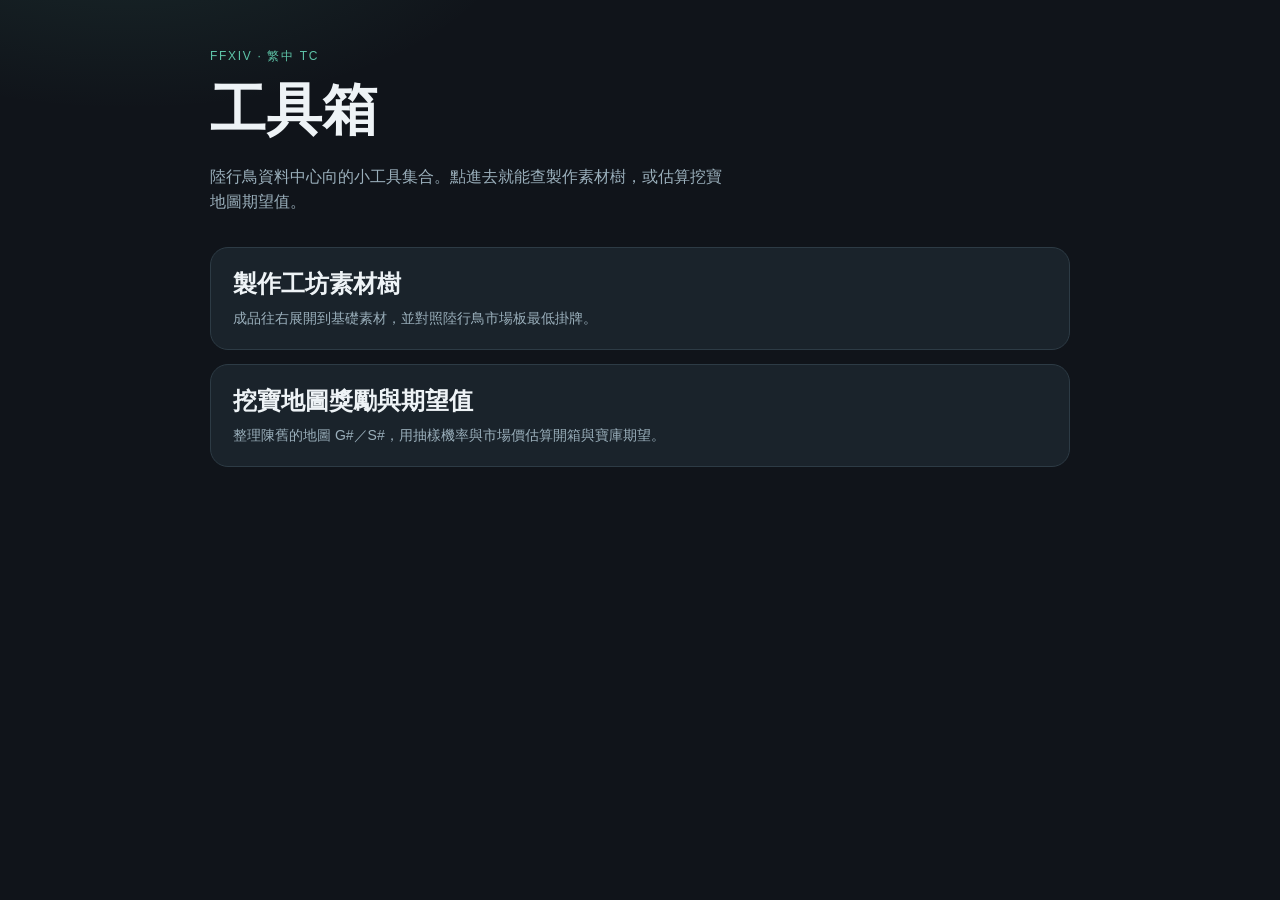
<file: index.html>
<!DOCTYPE html>
<html lang="zh-Hant">
<head>
  <meta charset="UTF-8">
  <meta name="viewport" content="width=device-width, initial-scale=1">
  <title>FFXIV Toolbox</title>
  <style>
    :root {
      color-scheme: dark;
      --bg: #10141a;
      --text: #eef3f6;
      --muted: #9aafbb;
      --line: #2d3b45;
      --card: #1a232b;
      --accent: #5ec4a8;
      font-family: "Iowan Old Style", "Palatino Linotype", "Noto Serif TC", "Microsoft JhengHei", serif;
    }
    body {
      margin: 0;
      min-height: 100vh;
      color: var(--text);
      background:
        radial-gradient(800px 400px at 10% -10%, rgba(94, 196, 168, 0.12), transparent 50%),
        var(--bg);
    }
    main { max-width: 860px; margin: 0 auto; padding: 48px 24px; }
    .eyebrow { color: var(--accent); letter-spacing: 0.14em; font-size: 12px; margin: 0 0 8px; font-family: "Noto Sans TC", sans-serif; }
    h1 { font-size: clamp(36px, 6vw, 56px); margin: 0 0 12px; }
    .lede { color: var(--muted); max-width: 520px; line-height: 1.55; font-family: "Noto Sans TC", sans-serif; }
    .grid { display: grid; gap: 14px; margin-top: 32px; }
    a.card {
      display: block;
      text-decoration: none;
      color: inherit;
      background: var(--card);
      border: 1px solid var(--line);
      border-radius: 18px;
      padding: 20px 22px;
      transition: border-color 160ms ease, transform 160ms ease;
    }
    a.card:hover { border-color: var(--accent); transform: translateY(-2px); }
    a.card h2 { margin: 0 0 8px; font-size: 24px; }
    a.card p { margin: 0; color: var(--muted); line-height: 1.5; font-family: "Noto Sans TC", sans-serif; font-size: 14px; }
  </style>
</head>
<body>
  <main>
    <p class="eyebrow">FFXIV · 繁中 TC</p>
    <h1>工具箱</h1>
    <p class="lede">陸行鳥資料中心向的小工具集合。點進去就能查製作素材樹，或估算挖寶地圖期望值。</p>
    <div class="grid">
      <a class="card" href="./craft-tree/">
        <h2>製作工坊素材樹</h2>
        <p>成品往右展開到基礎素材，並對照陸行鳥市場板最低掛牌。</p>
      </a>
      <a class="card" href="./treasure-maps/">
        <h2>挖寶地圖獎勵與期望值</h2>
        <p>整理陳舊的地圖 G#／S#，用抽樣機率與市場價估算開箱與寶庫期望。</p>
      </a>
    </div>
  </main>
</body>
</html>
</file>
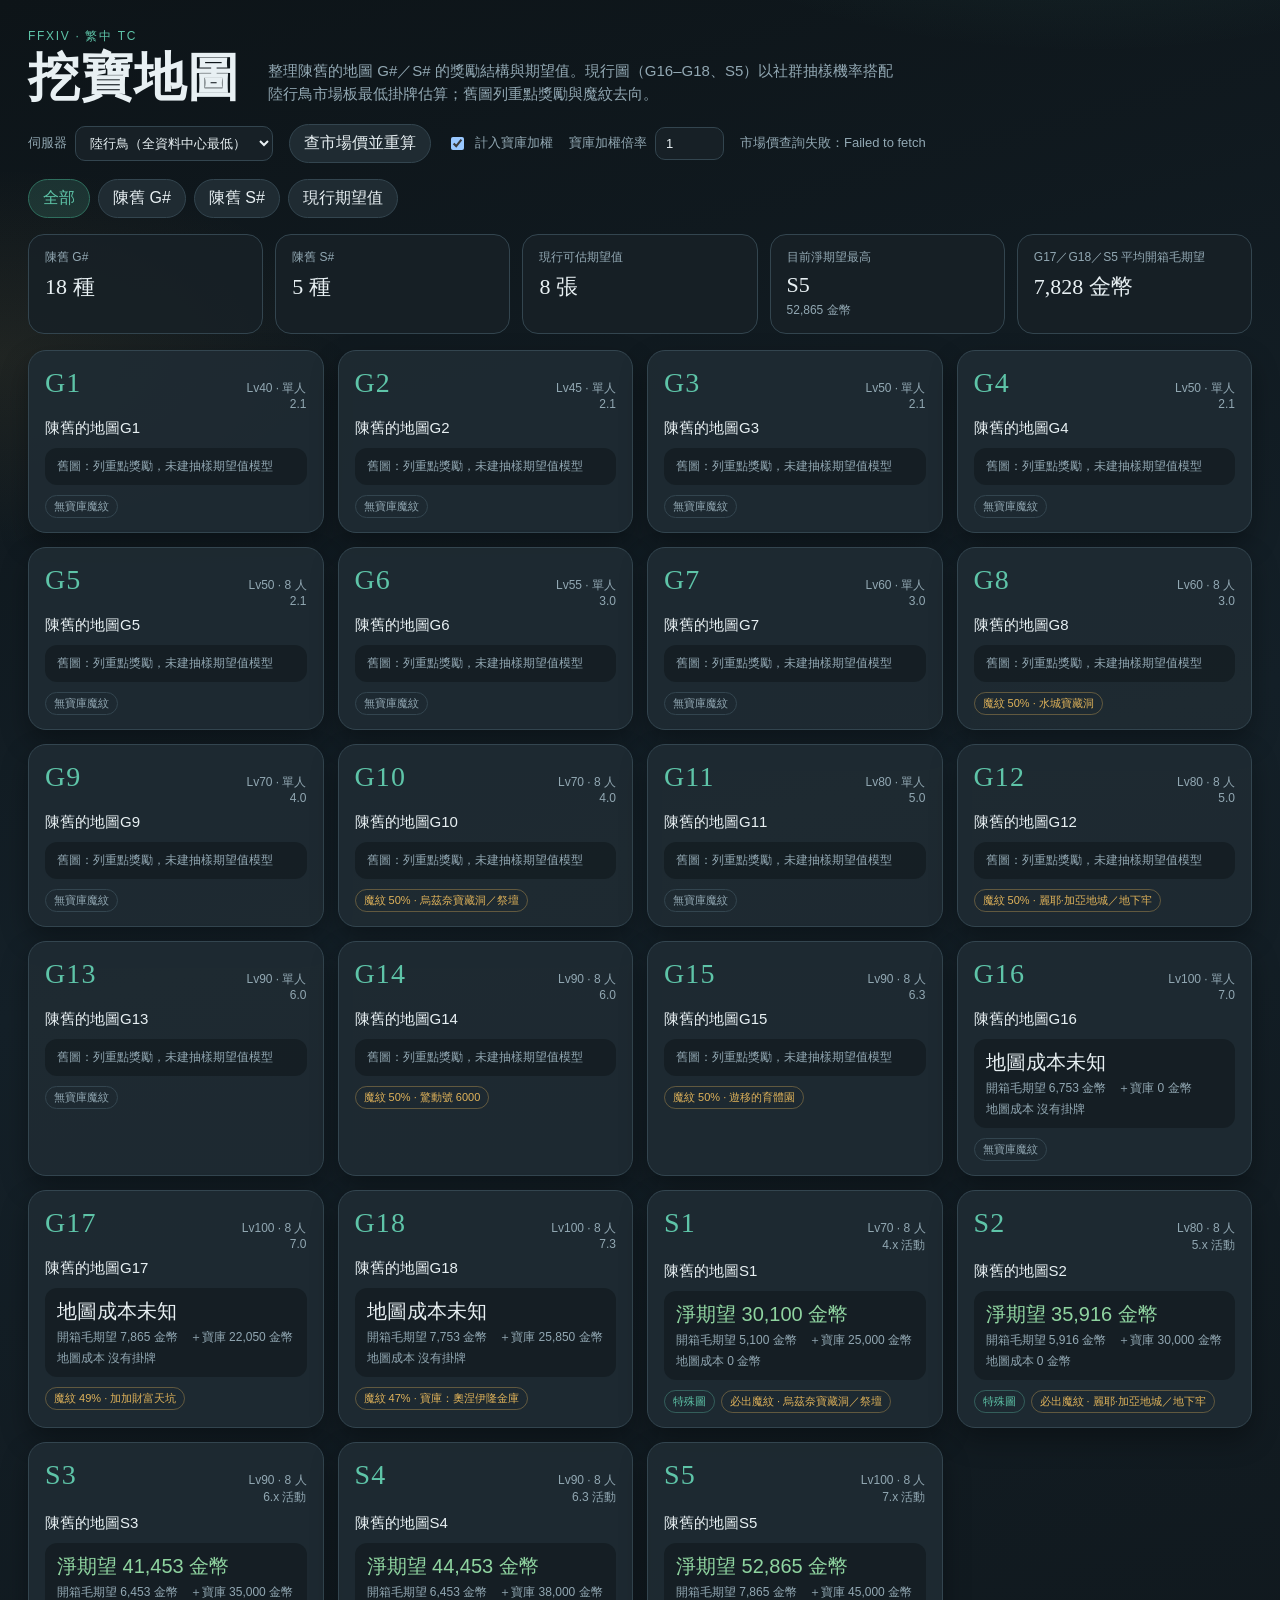
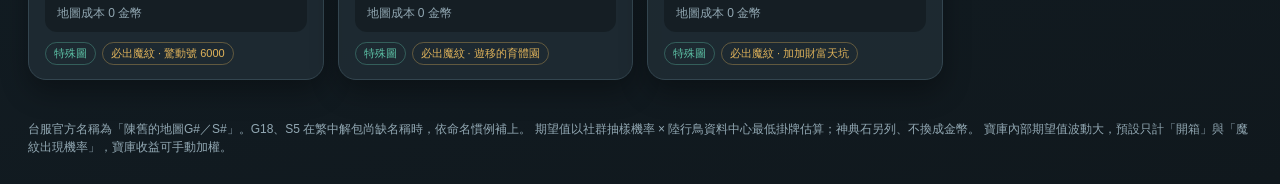
<file: treasure-maps/index.html>
<!DOCTYPE html>
<html lang="zh-Hant">
<head>
  <meta charset="UTF-8">
  <meta name="viewport" content="width=device-width, initial-scale=1">
  <title>挖寶地圖獎勵與期望值</title>
  <link rel="stylesheet" href="styles.css">
</head>
<body>
  <header class="top">
    <div class="brand">
      <p class="eyebrow">FFXIV · 繁中 TC</p>
      <h1>挖寶地圖</h1>
    </div>
    <p class="lede">整理陳舊的地圖 G#／S# 的獎勵結構與期望值。現行圖（G16–G18、S5）以社群抽樣機率搭配陸行鳥市場板最低掛牌估算；舊圖列重點獎勵與魔紋去向。</p>
  </header>

  <div class="toolbar">
    <label class="market-pick">伺服器
      <select id="market-world" aria-label="市場板伺服器">
        <option value="陸行鳥">陸行鳥（全資料中心最低）</option>
        <option value="伊弗利特">伊弗利特</option>
        <option value="迦樓羅">迦樓羅</option>
        <option value="利維坦">利維坦</option>
        <option value="鳳凰">鳳凰</option>
        <option value="奧汀">奧汀</option>
        <option value="巴哈姆特">巴哈姆特</option>
        <option value="拉姆">拉姆</option>
        <option value="泰坦">泰坦</option>
      </select>
    </label>
    <button type="button" id="market-btn" class="btn">查市場價並重算</button>
    <label class="toggle">
      <input type="checkbox" id="include-portal" checked>
      計入寶庫加權
    </label>
    <label class="field">寶庫加權倍率
      <input type="number" id="portal-scale" min="0" max="3" step="0.1" value="1">
    </label>
    <p id="status" class="status" aria-live="polite"></p>
  </div>

  <nav class="tabs" id="tabs" role="tablist">
    <button type="button" class="tab is-on" data-series="all">全部</button>
    <button type="button" class="tab" data-series="G">陳舊 G#</button>
    <button type="button" class="tab" data-series="S">陳舊 S#</button>
    <button type="button" class="tab" data-series="current">現行期望值</button>
  </nav>

  <section class="summary" id="summary"></section>
  <main class="board" id="board"></main>

  <button type="button" class="detail-backdrop" id="detail-backdrop" hidden aria-label="關閉詳情"></button>
  <aside class="detail" id="detail" hidden>
    <div class="detail-head">
      <h2 id="detail-title">地圖詳情</h2>
      <button type="button" id="detail-close" class="text-btn">關閉</button>
    </div>
    <div id="detail-body"></div>
  </aside>

  <footer class="foot" id="footnote"></footer>
  <script type="module" src="app.js"></script>
</body>
</html>
</file>
<file: treasure-maps/styles.css>
:root {
  color-scheme: dark;
  --bg: #10161a;
  --panel: #172026;
  --card: #1f2b32;
  --line: #33454f;
  --text: #e8f0f3;
  --muted: #92a8b3;
  --accent: #5ec4a8;
  --accent-dim: #2f6f5e;
  --warn: #e0b35a;
  --danger: #d98a7a;
  --good: #8fd4a0;
  --shadow: 0 12px 28px rgba(0, 0, 0, 0.32);
  font-family: "Iowan Old Style", "Palatino Linotype", "Noto Serif TC", "Microsoft JhengHei", serif;
}

* { box-sizing: border-box; }

body {
  margin: 0;
  min-height: 100vh;
  color: var(--text);
  background:
    radial-gradient(900px 420px at 85% -10%, rgba(94, 196, 168, 0.14), transparent 55%),
    radial-gradient(700px 380px at 0% 20%, rgba(224, 179, 90, 0.08), transparent 50%),
    linear-gradient(165deg, #0d1418 0%, #142028 48%, #10181d 100%);
}

.top {
  display: flex;
  gap: 28px;
  align-items: flex-end;
  padding: 28px 28px 10px;
}

.eyebrow {
  margin: 0 0 6px;
  color: var(--accent);
  letter-spacing: 0.14em;
  font-size: 12px;
  font-family: "Noto Sans TC", "Microsoft JhengHei", sans-serif;
}

h1, h2, h3 { margin: 0; font-weight: 650; }

h1 {
  font-size: clamp(34px, 5vw, 52px);
  letter-spacing: 0.02em;
  line-height: 1.05;
}

.lede {
  margin: 0;
  max-width: 640px;
  color: var(--muted);
  line-height: 1.55;
  font-size: 15px;
  font-family: "Noto Sans TC", "Microsoft JhengHei", sans-serif;
}

.toolbar {
  display: flex;
  flex-wrap: wrap;
  gap: 12px 16px;
  align-items: center;
  padding: 8px 28px 4px;
  font-family: "Noto Sans TC", "Microsoft JhengHei", sans-serif;
  position: relative;
  z-index: 30;
}

.market-pick, .field, .toggle {
  display: inline-flex;
  gap: 8px;
  align-items: center;
  color: var(--muted);
  font-size: 13px;
}

select, input[type="number"] {
  font: inherit;
  color: var(--text);
  background: var(--panel);
  border: 1px solid var(--line);
  border-radius: 10px;
  padding: 8px 10px;
}

.btn, .text-btn, .tab {
  font: inherit;
  cursor: pointer;
  color: var(--text);
  background: var(--card);
  border: 1px solid var(--line);
  border-radius: 999px;
  padding: 8px 14px;
}

.btn:hover, .tab:hover, .text-btn:hover {
  border-color: var(--accent-dim);
}

.btn:disabled { opacity: 0.55; cursor: wait; }

.tab.is-on {
  background: rgba(94, 196, 168, 0.16);
  border-color: var(--accent-dim);
  color: var(--accent);
}

.tabs {
  display: flex;
  gap: 8px;
  padding: 12px 28px 4px;
  font-family: "Noto Sans TC", "Microsoft JhengHei", sans-serif;
  position: relative;
  z-index: 30;
}

.status {
  margin: 0;
  color: var(--muted);
  font-size: 13px;
}

.summary {
  padding: 12px 28px 0;
  display: grid;
  grid-template-columns: repeat(auto-fit, minmax(180px, 1fr));
  gap: 12px;
  font-family: "Noto Sans TC", "Microsoft JhengHei", sans-serif;
}

.stat {
  background: rgba(23, 32, 38, 0.88);
  border: 1px solid var(--line);
  border-radius: 16px;
  padding: 14px 16px;
}

.stat .k {
  color: var(--muted);
  font-size: 12px;
  margin-bottom: 6px;
}

.stat .v {
  font-size: 22px;
  font-family: "Iowan Old Style", "Palatino Linotype", "Noto Serif TC", serif;
}

.board {
  display: grid;
  grid-template-columns: repeat(auto-fill, minmax(280px, 1fr));
  gap: 14px;
  padding: 16px 28px 40px;
}

.card {
  background: rgba(31, 43, 50, 0.92);
  border: 1px solid var(--line);
  border-radius: 18px;
  padding: 16px 16px 14px;
  box-shadow: var(--shadow);
  cursor: pointer;
  transition: transform 160ms ease, border-color 160ms ease;
  font-family: "Noto Sans TC", "Microsoft JhengHei", sans-serif;
}

.card:hover {
  transform: translateY(-2px);
  border-color: var(--accent-dim);
}

.card-top {
  display: flex;
  justify-content: space-between;
  gap: 10px;
  align-items: baseline;
  margin-bottom: 8px;
}

.code {
  font-size: 28px;
  letter-spacing: 0.04em;
  font-family: "Iowan Old Style", "Palatino Linotype", "Noto Serif TC", serif;
  color: var(--accent);
}

.meta {
  color: var(--muted);
  font-size: 12px;
  text-align: right;
}

.name { font-size: 15px; margin-bottom: 10px; }

.ev {
  display: grid;
  gap: 4px;
  margin: 10px 0;
  padding: 10px 12px;
  border-radius: 12px;
  background: rgba(16, 22, 26, 0.55);
}

.ev .net { font-size: 20px; }
.ev .net.good { color: var(--good); }
.ev .net.bad { color: var(--danger); }
.ev .sub { color: var(--muted); font-size: 12px; }

.tags {
  display: flex;
  flex-wrap: wrap;
  gap: 6px;
  margin-top: 8px;
}

.tag {
  font-size: 11px;
  color: var(--muted);
  border: 1px solid var(--line);
  border-radius: 999px;
  padding: 3px 8px;
}

.tag.portal { color: var(--warn); border-color: rgba(224, 179, 90, 0.35); }
.tag.s { color: var(--accent); border-color: rgba(94, 196, 168, 0.35); }

.detail {
  position: fixed;
  top: 0;
  right: 0;
  width: min(420px, 92vw);
  height: 100vh;
  background: rgba(18, 26, 31, 0.97);
  border-left: 1px solid var(--line);
  box-shadow: var(--shadow);
  padding: 20px;
  overflow: auto;
  z-index: 40;
  font-family: "Noto Sans TC", "Microsoft JhengHei", sans-serif;
}

.detail-backdrop {
  position: fixed;
  inset: 0;
  background: rgba(0, 0, 0, 0.35);
  z-index: 35;
  border: 0;
  padding: 0;
  cursor: pointer;
}

.detail-head {
  display: flex;
  justify-content: space-between;
  align-items: center;
  margin-bottom: 14px;
}

.detail h3 {
  margin: 18px 0 8px;
  font-size: 15px;
  color: var(--accent);
}

.detail p, .detail li {
  color: var(--muted);
  line-height: 1.55;
  font-size: 14px;
}

.detail ul { padding-left: 1.1em; margin: 0; }

.table {
  width: 100%;
  border-collapse: collapse;
  font-size: 13px;
}

.table th, .table td {
  text-align: left;
  padding: 6px 4px;
  border-bottom: 1px solid var(--line);
}

.table th { color: var(--muted); font-weight: 500; }

.foot {
  padding: 0 28px 28px;
  color: var(--muted);
  font-size: 12px;
  line-height: 1.5;
  font-family: "Noto Sans TC", "Microsoft JhengHei", sans-serif;
}

@media (max-width: 720px) {
  .top { flex-direction: column; align-items: flex-start; padding: 20px 16px 8px; }
  .toolbar, .tabs, .summary, .board, .foot { padding-left: 16px; padding-right: 16px; }
  h1 { font-size: 34px; }
}
</file>
